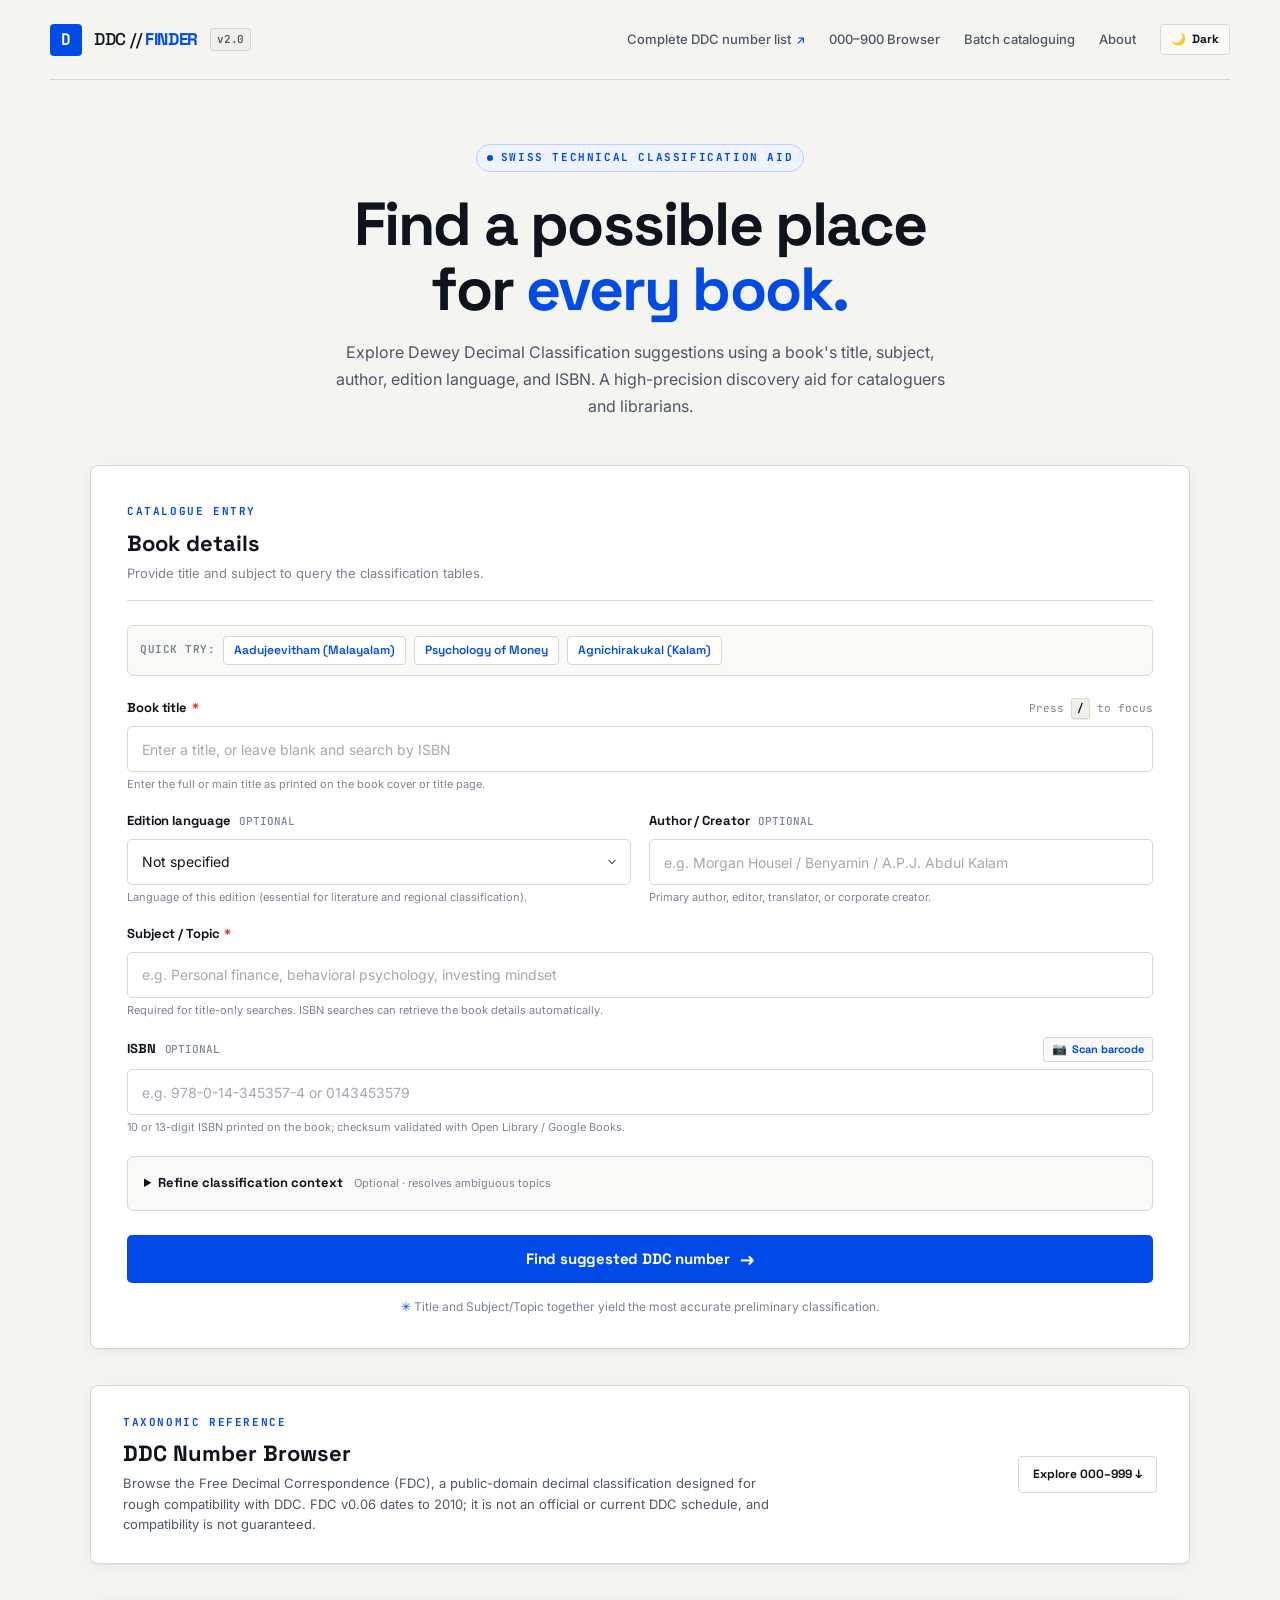
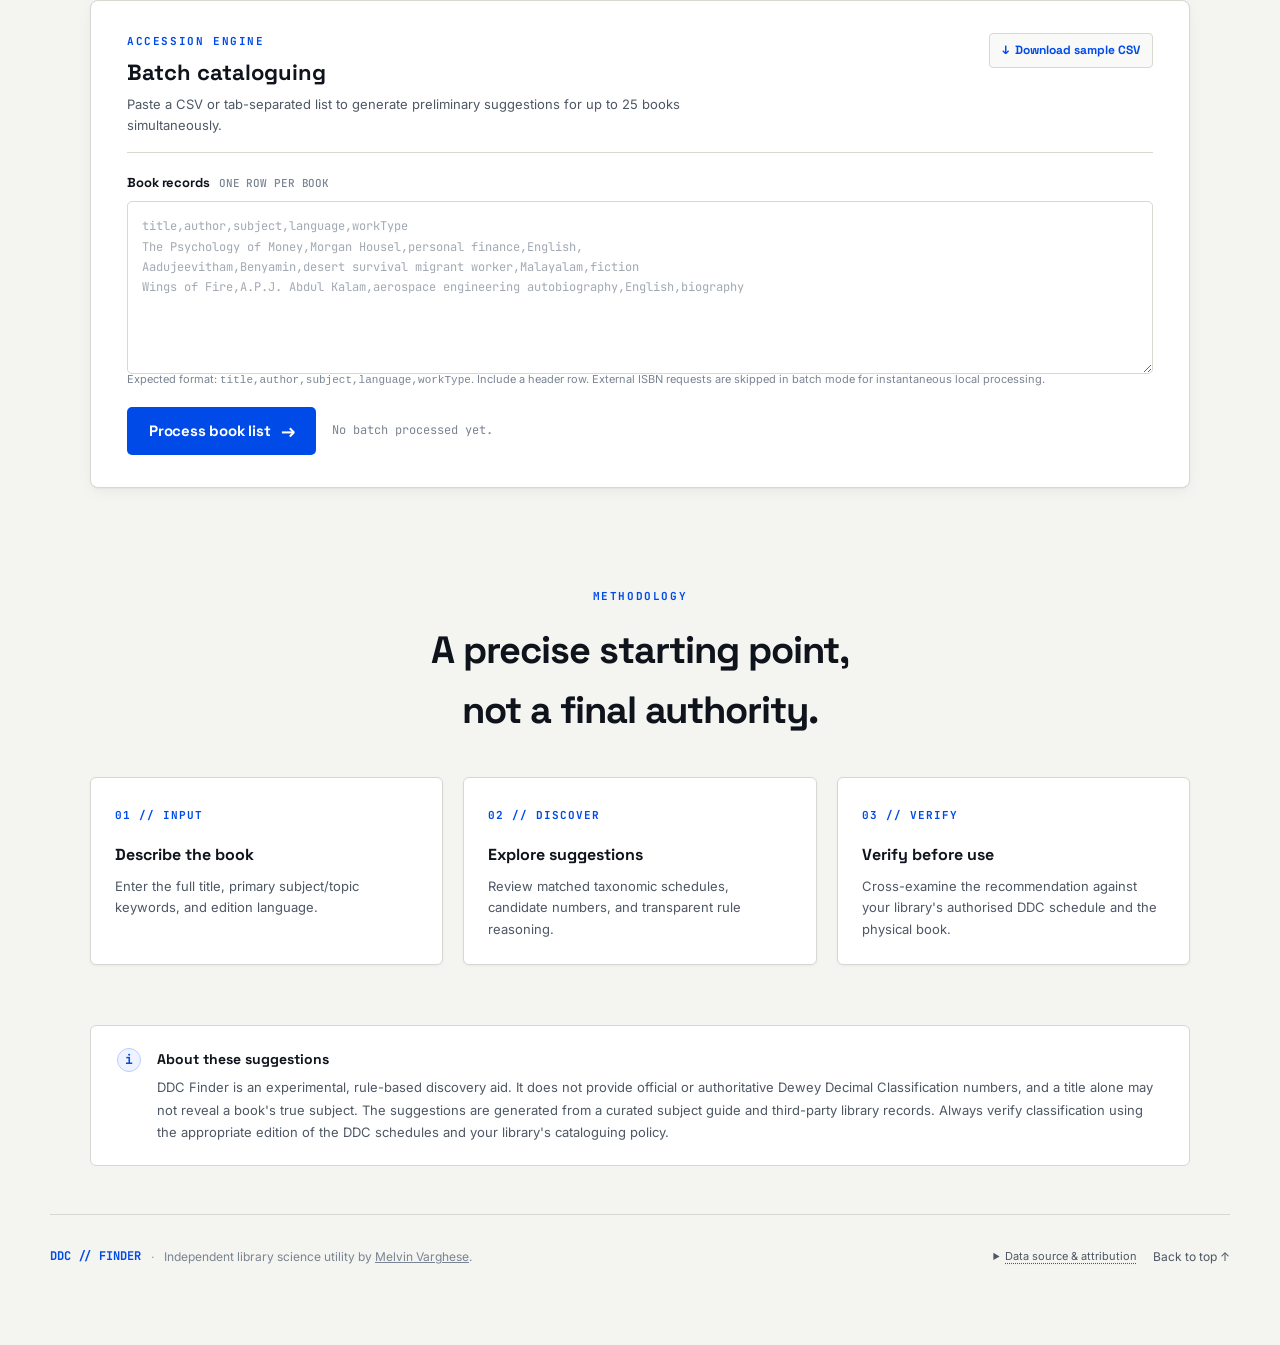
<file: index.html>
<!doctype html>
<html lang="en">
<head>
  <meta charset="utf-8">
  <meta name="viewport" content="width=device-width, initial-scale=1">
  <meta name="theme-color" content="#f4f4f0">
  <meta name="description" content="Find suggested Dewey Decimal Classification (DDC) numbers for books by title, subject, author, or ISBN. Classify multiple books at once with a CSV file.">
  <title>DDC Finder — Dewey Decimal Classification Helper</title>

  <!-- Canonical & PWA Manifest -->
  <link rel="canonical" href="https://melvinvarghese.github.io/ddc-number-checker/">
  <link rel="author" href="https://melvinvarghese.in/">
  <link rel="manifest" href="manifest.json">

  <!-- Favicons -->
  <link rel="icon" type="image/svg+xml" href="./favicon.svg">
  <link rel="icon" type="image/png" sizes="32x32" href="./favicon-32x32.png">
  <link rel="icon" type="image/png" sizes="16x16" href="./favicon-16x16.png">
  <link rel="apple-touch-icon" sizes="180x180" href="./apple-touch-icon.png">
  <link rel="shortcut icon" href="./favicon.ico">

  <!-- Open Graph / Facebook / LinkedIn / WhatsApp -->
  <meta property="og:type" content="website">
  <meta property="og:site_name" content="DDC Finder">
  <meta property="og:title" content="DDC Finder — Dewey Decimal Classification Helper">
  <meta property="og:description" content="Find suggested Dewey Decimal Classification (DDC) numbers for books by title, subject, author, or ISBN. Classify multiple books at once with a CSV file.">
  <meta property="og:url" content="https://melvinvarghese.github.io/ddc-number-checker/">
  <meta property="og:locale" content="en_US">
  <meta property="og:image" content="https://melvinvarghese.github.io/ddc-number-checker/og-image.svg">
  <meta property="og:image:width" content="1200">
  <meta property="og:image:height" content="630">
  <meta property="og:image:alt" content="DDC Finder — Swiss Technical Classification Aid">

  <!-- Twitter / X Cards -->
  <meta name="twitter:card" content="summary_large_image">
  <meta name="twitter:title" content="DDC Finder — Dewey Decimal Classification Helper">
  <meta name="twitter:description" content="Find suggested Dewey Decimal Classification (DDC) numbers for books by title, subject, author, or ISBN. Classify multiple books at once with a CSV file.">
  <meta name="twitter:image" content="https://melvinvarghese.github.io/ddc-number-checker/og-image.svg">

  <!-- Schema.org JSON-LD Structured Data -->
  <script type="application/ld+json">
  {
    "@context": "https://schema.org",
    "@graph": [
      {
        "@type": "WebApplication",
        "@id": "https://melvinvarghese.github.io/ddc-number-checker/#webapp",
        "name": "DDC Finder",
        "url": "https://melvinvarghese.github.io/ddc-number-checker/",
        "description": "Find suggested Dewey Decimal Classification (DDC) numbers for books by title, subject, author, or ISBN. Classify multiple books at once with a CSV file.",
        "applicationCategory": "UtilitiesApplication",
        "operatingSystem": "All",
        "browserRequirements": "Requires JavaScript",
        "offers": {
          "@type": "Offer",
          "price": "0",
          "priceCurrency": "USD"
        },
        "author": {
          "@type": "Person",
          "name": "Melvin Varghese",
          "url": "https://melvinvarghese.in/"
        },
        "keywords": [
          "Dewey Decimal Classification",
          "DDC",
          "DDC number checker",
          "library cataloguing",
          "library classification",
          "Malayalam DDC",
          "Indian literature DDC",
          "batch cataloguing",
          "DDC finder"
        ]
      },
      {
        "@type": "WebSite",
        "@id": "https://melvinvarghese.github.io/ddc-number-checker/#website",
        "url": "https://melvinvarghese.github.io/ddc-number-checker/",
        "name": "DDC Finder",
        "publisher": {
          "@type": "Person",
          "name": "Melvin Varghese",
          "url": "https://melvinvarghese.in/"
        }
      }
    ]
  }
  </script>

  <!-- Typography -->
  <link rel="preconnect" href="https://fonts.googleapis.com">
  <link rel="preconnect" href="https://fonts.gstatic.com" crossorigin>
  <link href="https://fonts.googleapis.com/css2?family=Inter:wght@400;500;600;700&family=JetBrains+Mono:wght@500;600;700&family=Space+Grotesk:wght@500;600;700&display=swap" rel="stylesheet">
  <link rel="stylesheet" href="styles.css">

  <script src="catalogue-config.js" defer></script>
  <script src="ddc-validation.js" defer></script>
  <script src="classification-engine.js" defer></script>
  <script src="app.js" defer></script>
</head>
<body>
  <div class="page-shell">
    <header class="topbar">
      <a class="brand" href="./" aria-label="DDC Finder home">
        <span class="brand-mark" aria-hidden="true">D</span>
        <span class="brand-text">DDC // <strong>FINDER</strong></span>
        <span class="brand-tag">v2.0</span>
      </a>
      <nav class="top-links" aria-label="Helpful links">
        <a class="top-link" href="https://melvinvarghese.in/dewey-decimal-classification-list-ddc-codes/?utm_source=ddc-finder&utm_medium=referral&utm_campaign=complete-ddc-list" target="_blank" rel="noopener noreferrer">Complete DDC number list <span class="arrow-ext" aria-hidden="true">↗</span></a>
        <a class="top-link" href="#class-browser">000–900 Browser</a>
        <a class="top-link" href="#batch-section">Batch cataloguing</a>
        <a class="top-link" href="#about">About</a>
        <button type="button" id="theme-toggle" class="theme-toggle-btn" aria-label="Toggle dark/light theme">
          <span id="theme-icon" aria-hidden="true">🌙</span>
          <span id="theme-text" class="theme-label">Dark</span>
        </button>
      </nav>
    </header>

    <main>
      <section class="hero" aria-labelledby="page-title">
        <div class="eyebrow"><span class="eyebrow-dot"></span> SWISS TECHNICAL CLASSIFICATION AID</div>
        <h1 id="page-title">Find a possible place<br>for <em>every book.</em></h1>
        <p class="hero-copy">Explore Dewey Decimal Classification suggestions using a book's title, subject, author, edition language, and ISBN. A high-precision discovery aid for cataloguers and librarians.</p>
      </section>

      <!-- Workspace container: allows side-by-side view on desktop -->
      <div class="workspace-grid">
        <section class="search-card" aria-label="Book details">
          <div class="card-header">
            <span class="section-kicker">CATALOGUE ENTRY</span>
            <h2>Book details</h2>
            <p class="card-subtitle">Provide title and subject to query the classification tables.</p>
          </div>

          <!-- Quick Try Sample Pills -->
          <div class="sample-pills-bar" aria-label="Sample book queries">
            <span class="sample-pills-label">Quick try:</span>
            <button type="button" class="sample-pill" data-title="Aadujeevitham" data-author="Benyamin" data-language="Malayalam" data-subject="Desert survival of an immigrant worker, Malayalam novel" data-worktype="fiction">Aadujeevitham (Malayalam)</button>
            <button type="button" class="sample-pill" data-title="The Psychology of Money" data-author="Morgan Housel" data-language="English" data-subject="Personal finance, behavioral psychology, investing mindset" data-worktype="practical">Psychology of Money</button>
            <button type="button" class="sample-pill" data-title="Agnichirakukal" data-author="A.P.J. Abdul Kalam" data-language="Malayalam" data-subject="Autobiography of APJ Abdul Kalam, translated edition" data-worktype="biography">Agnichirakukal (Kalam)</button>
          </div>

          <form id="search-form">
            <div class="field">
              <div class="field-label-row">
                <label for="book-title">Book title <span class="required">*</span></label>
                <span class="kbd-hint" aria-hidden="true">Press <kbd>/</kbd> to focus</span>
              </div>
              <input id="book-title" name="title" type="text" placeholder="Enter a title, or leave blank and search by ISBN" autocomplete="off" maxlength="180">
              <span class="field-hint">Enter the full or main title as printed on the book cover or title page.</span>
            </div>

            <div class="field-grid">
              <div class="field">
                <label for="book-language">Edition language <span class="optional">Optional</span></label>
                <select id="book-language" name="language">
                  <option value="">Not specified</option>
                  <option value="Arabic">Arabic</option>
                  <option value="Assamese">Assamese</option>
                  <option value="Bengali">Bengali</option>
                  <option value="Bodo">Bodo</option>
                  <option value="Bulgarian">Bulgarian</option>
                  <option value="Catalan">Catalan</option>
                  <option value="Chinese">Chinese (Mandarin)</option>
                  <option value="Croatian">Croatian</option>
                  <option value="Czech">Czech</option>
                  <option value="Danish">Danish</option>
                  <option value="Dutch">Dutch</option>
                  <option value="English">English</option>
                  <option value="Esperanto">Esperanto</option>
                  <option value="Estonian">Estonian</option>
                  <option value="Finnish">Finnish</option>
                  <option value="French">French</option>
                  <option value="German">German</option>
                  <option value="Greek">Greek</option>
                  <option value="Gujarati">Gujarati</option>
                  <option value="Hebrew">Hebrew</option>
                  <option value="Hindi">Hindi</option>
                  <option value="Hungarian">Hungarian</option>
                  <option value="Indonesian">Indonesian</option>
                  <option value="Italian">Italian</option>
                  <option value="Japanese">Japanese</option>
                  <option value="Kannada">Kannada</option>
                  <option value="Kashmiri">Kashmiri</option>
                  <option value="Konkani">Konkani</option>
                  <option value="Korean">Korean</option>
                  <option value="Latin">Latin</option>
                  <option value="Maithili">Maithili</option>
                  <option value="Malayalam">Malayalam</option>
                  <option value="Manipuri">Manipuri (Meitei)</option>
                  <option value="Marathi">Marathi</option>
                  <option value="Nepali">Nepali</option>
                  <option value="Norwegian">Norwegian</option>
                  <option value="Odia">Odia (Oriya)</option>
                  <option value="Persian">Persian (Farsi)</option>
                  <option value="Polish">Polish</option>
                  <option value="Portuguese">Portuguese</option>
                  <option value="Punjabi">Punjabi</option>
                  <option value="Russian">Russian</option>
                  <option value="Sanskrit">Sanskrit</option>
                  <option value="Santali">Santali</option>
                  <option value="Sindhi">Sindhi</option>
                  <option value="Spanish">Spanish</option>
                  <option value="Swedish">Swedish</option>
                  <option value="Tamil">Tamil</option>
                  <option value="Telugu">Telugu</option>
                  <option value="Urdu">Urdu</option>
                  <option value="Other">Others / Not listed</option>
                </select>
                <span class="field-hint">Language of this edition (essential for literature and regional classification).</span>
              </div>

              <div class="field">
                <label for="book-author">Author / Creator <span class="optional">Optional</span></label>
                <input id="book-author" name="author" type="text" placeholder="e.g. Morgan Housel / Benyamin / A.P.J. Abdul Kalam" maxlength="120">
                <span class="field-hint">Primary author, editor, translator, or corporate creator.</span>
              </div>

              <div class="field field-span-2">
                <label for="book-subject">Subject / Topic <span class="required">*</span></label>
                <input id="book-subject" name="subject" type="text" placeholder="e.g. Personal finance, behavioral psychology, investing mindset" maxlength="300">
                <span class="field-hint">Required for title-only searches. ISBN searches can retrieve the book details automatically.</span>
              </div>

              <div class="field field-span-2">
                <div class="field-label-row">
                  <label for="book-isbn">ISBN <span class="optional">Optional</span></label>
                  <button type="button" id="scan-isbn-btn" class="isbn-scan-btn" aria-label="Scan barcode with camera">
                    <span class="scan-icon" aria-hidden="true">📷</span> <span>Scan barcode</span>
                  </button>
                </div>
                <input id="book-isbn" name="isbn" type="text" inputmode="numeric" autocomplete="off" placeholder="e.g. 978-0-14-345357-4 or 0143453579" maxlength="17" aria-describedby="isbn-help">
                <span class="field-hint" id="isbn-help">10 or 13-digit ISBN printed on the book; checksum validated with Open Library / Google Books.</span>
              </div>
            </div>

            <details class="context-details">
              <summary>
                <span>Refine classification context</span>
                <span class="summary-sub">Optional · resolves ambiguous topics</span>
              </summary>
              <div class="context-grid">
                <div class="field">
                  <label for="work-type">What kind of work is it?</label>
                  <select id="work-type" name="workType">
                    <option value="">Not sure / not specified</option>
                    <option value="fiction">Fiction / novel / short stories</option>
                    <option value="poetry">Poetry</option>
                    <option value="drama">Drama / plays</option>
                    <option value="biography">Biography / autobiography / memoir</option>
                    <option value="translation">Translated work</option>
                    <option value="textbook">Textbook / academic work</option>
                    <option value="reference">Reference work</option>
                    <option value="practical">Practical guide / how-to</option>
                    <option value="essays">Essays</option>
                  </select>
                </div>

                <div class="field">
                  <label for="book-audience">Intended audience</label>
                  <select id="book-audience" name="audience">
                    <option value="">Not specified</option>
                    <option value="general">General readers</option>
                    <option value="children">Children</option>
                    <option value="young-adult">Young adults</option>
                    <option value="academic">Academic / professional</option>
                  </select>
                </div>

                <div class="field context-wide">
                  <label for="book-approach">Main approach or perspective</label>
                  <select id="book-approach" name="approach">
                    <option value="">Not specified</option>
                    <option value="historical">Historical</option>
                    <option value="scientific">Scientific / technical</option>
                    <option value="philosophical">Philosophical / theoretical</option>
                    <option value="religious">Religious / theological</option>
                    <option value="critical">Critical / analytical</option>
                    <option value="practical">Practical / applied</option>
                  </select>
                </div>
              </div>
              <p class="field-hint">These details help frame the suggestion. Audience and approach assist the cataloguer; they do not automatically dictate a DDC number.</p>
            </details>

            <button class="submit-button" type="submit">
              <span>Find suggested DDC number</span>
              <span class="button-arrow" aria-hidden="true">→</span>
            </button>
            <p class="form-note"><span aria-hidden="true">✳</span> Title and Subject/Topic together yield the most accurate preliminary classification.</p>
          </form>
        </section>

        <!-- Live Results Container -->
        <section id="results" class="results-section" aria-live="polite" hidden></section>
      </div>

      <!-- Expandable three-level DDC number browser -->
      <section id="class-browser" class="class-browser-card" aria-labelledby="browser-title">
        <div class="browser-header">
          <div>
            <div class="section-kicker">TAXONOMIC REFERENCE</div>
            <h2 id="browser-title">DDC Number Browser</h2>
            <p>Browse the Free Decimal Correspondence (FDC), a public-domain decimal classification designed for rough compatibility with DDC. FDC v0.06 dates to 2010; it is not an official or current DDC schedule, and compatibility is not guaranteed.</p>
          </div>
          <button type="button" id="toggle-browser-btn" class="copy-button" aria-expanded="false" aria-controls="browser-content">
            <span id="browser-toggle-text">Explore 000–999</span> <span id="browser-toggle-arrow" aria-hidden="true">↓</span>
          </button>
        </div>

        <div id="browser-content" class="browser-content" hidden>
          <div class="browser-legend">
            <span><strong>Level 1</strong> Main classes</span>
            <span><strong>Level 2</strong> Divisions</span>
            <span><strong>Level 3</strong> Sections</span>
          </div>
          <div id="ddc-tree" class="ddc-tree" aria-label="Decimal subject hierarchy"></div>
          <p id="ddc-browser-status" class="ddc-browser-status" role="status" aria-live="polite">Select a number to copy it.</p>
        </div>
      </section>

      <!-- Batch Cataloguing Section -->
      <section id="batch-section" class="batch-card" aria-labelledby="batch-title">
        <div class="batch-intro">
          <div>
            <div class="section-kicker">ACCESSION ENGINE</div>
            <h2 id="batch-title">Batch cataloguing</h2>
            <p>Paste a CSV or tab-separated list to generate preliminary suggestions for up to 25 books simultaneously.</p>
          </div>
          <a class="batch-download-link" href="./sample-batch.csv" download>
            <span class="icon-csv" aria-hidden="true">↓</span> Download sample CSV
          </a>
        </div>

        <label for="batch-input">Book records <span class="optional">One row per book</span></label>
        <textarea id="batch-input" rows="7" spellcheck="false" placeholder="title,author,subject,language,workType&#10;The Psychology of Money,Morgan Housel,personal finance,English,&#10;Aadujeevitham,Benyamin,desert survival migrant worker,Malayalam,fiction&#10;Wings of Fire,A.P.J. Abdul Kalam,aerospace engineering autobiography,English,biography"></textarea>
        <p class="field-hint">Expected format: <code>title,author,subject,language,workType</code>. Include a header row. External ISBN requests are skipped in batch mode for instantaneous local processing.</p>

        <div class="batch-controls">
          <button class="submit-button" type="button" id="run-batch">
            <span>Process book list</span>
            <span class="button-arrow" aria-hidden="true">→</span>
          </button>
          <span id="batch-status" class="batch-status-text" role="status">No batch processed yet.</span>
        </div>
        <div id="batch-results" class="batch-results" hidden aria-live="polite"></div>
      </section>

      <!-- Decision History / Local Work Log -->
      <section id="decision-history" class="decision-history" aria-labelledby="history-title" hidden>
        <div class="history-heading">
          <div>
            <div class="section-kicker">IN-BROWSER WORK LOG</div>
            <h2 id="history-title">Cataloguing decisions</h2>
          </div>
          <div class="history-actions">
            <button class="copy-button" type="button" id="export-decisions">Export CSV</button>
            <button class="copy-button copy-button-secondary" type="button" id="clear-decisions">Clear history</button>
          </div>
        </div>
        <p class="history-note">Decisions are persisted locally in this browser on your device. Zero data is uploaded to a remote server.</p>
        <div id="decision-list" class="decision-list"></div>
      </section>

      <!-- Educational 3-Step Section -->
      <section class="how-section" aria-labelledby="how-title">
        <div class="section-kicker">METHODOLOGY</div>
        <h2 id="how-title">A precise starting point,<br>not a final authority.</h2>
        <div class="steps">
          <article class="step">
            <span class="step-number">01 // INPUT</span>
            <h3>Describe the book</h3>
            <p>Enter the full title, primary subject/topic keywords, and edition language.</p>
          </article>
          <article class="step">
            <span class="step-number">02 // DISCOVER</span>
            <h3>Explore suggestions</h3>
            <p>Review matched taxonomic schedules, candidate numbers, and transparent rule reasoning.</p>
          </article>
          <article class="step">
            <span class="step-number">03 // VERIFY</span>
            <h3>Verify before use</h3>
            <p>Cross-examine the recommendation against your library's authorised DDC schedule and the physical book.</p>
          </article>
        </div>
      </section>

      <!-- Notice / Disclaimer -->
      <section id="about" class="notice">
        <div class="notice-icon" aria-hidden="true">i</div>
        <div>
          <h2>About these suggestions</h2>
          <p>DDC Finder is an experimental, rule-based discovery aid. It does not provide official or authoritative Dewey Decimal Classification numbers, and a title alone may not reveal a book's true subject. The suggestions are generated from a curated subject guide and third-party library records. Always verify classification using the appropriate edition of the DDC schedules and your library's cataloguing policy.</p>
        </div>
      </section>
    </main>

    <!-- Barcode Scanner Modal -->
    <div id="scanner-modal" class="scanner-modal" hidden style="display: none;" role="dialog" aria-modal="true" aria-labelledby="scanner-modal-title">
      <div class="scanner-card">
        <div class="scanner-header">
          <h3 id="scanner-modal-title">Scan ISBN Barcode</h3>
          <button type="button" id="close-scanner-btn" class="scanner-close-btn" aria-label="Close scanner">✕</button>
        </div>
        <div class="scanner-viewport">
          <video id="scanner-video" playsinline autoplay muted></video>
          <div class="scanner-reticle" aria-hidden="true"></div>
          <div class="scanner-laser" aria-hidden="true"></div>
        </div>
        <p class="scanner-hint">Point your camera at the ISBN barcode on the book cover.</p>
        <p id="scanner-status" class="scanner-status" role="status">Initialising camera…</p>
      </div>
    </div>

    <footer class="footer">
      <div class="footer-left">
        <a class="footer-brand" href="./">DDC // FINDER</a>
        <span class="footer-sep">·</span>
       <span>Independent library science utility by 
<a href="https://melvinvarghese.in/?utm_source=ddc-checker-github&utm_medium=referral&utm_campaign=ddc-checker" target="_blank" rel="noopener noreferrer">Melvin Varghese</a>.
</span>
      </div>
      <details class="footer-attribution">
        <summary>Data source &amp; attribution</summary>
        <div class="footer-attribution-content">
          <p>Dewey Decimal Classification (DDC) is a classification system maintained by <a href="https://www.oclc.org/en/dewey.html" target="_blank" rel="noopener noreferrer">OCLC</a>. DDC Finder is an independent reference tool and is not affiliated with or endorsed by OCLC.</p>
          <p>This browser presents number ranges for navigation only. It does not reproduce the full DDC schedules or detailed section captions. For authoritative captions and classification decisions, consult an authorised edition of the DDC schedules.</p>
        </div>
      </details>
      <a class="back-to-top" href="#page-title">Back to top ↑</a>
    </footer>
  </div>
</body>
</html>
</file>
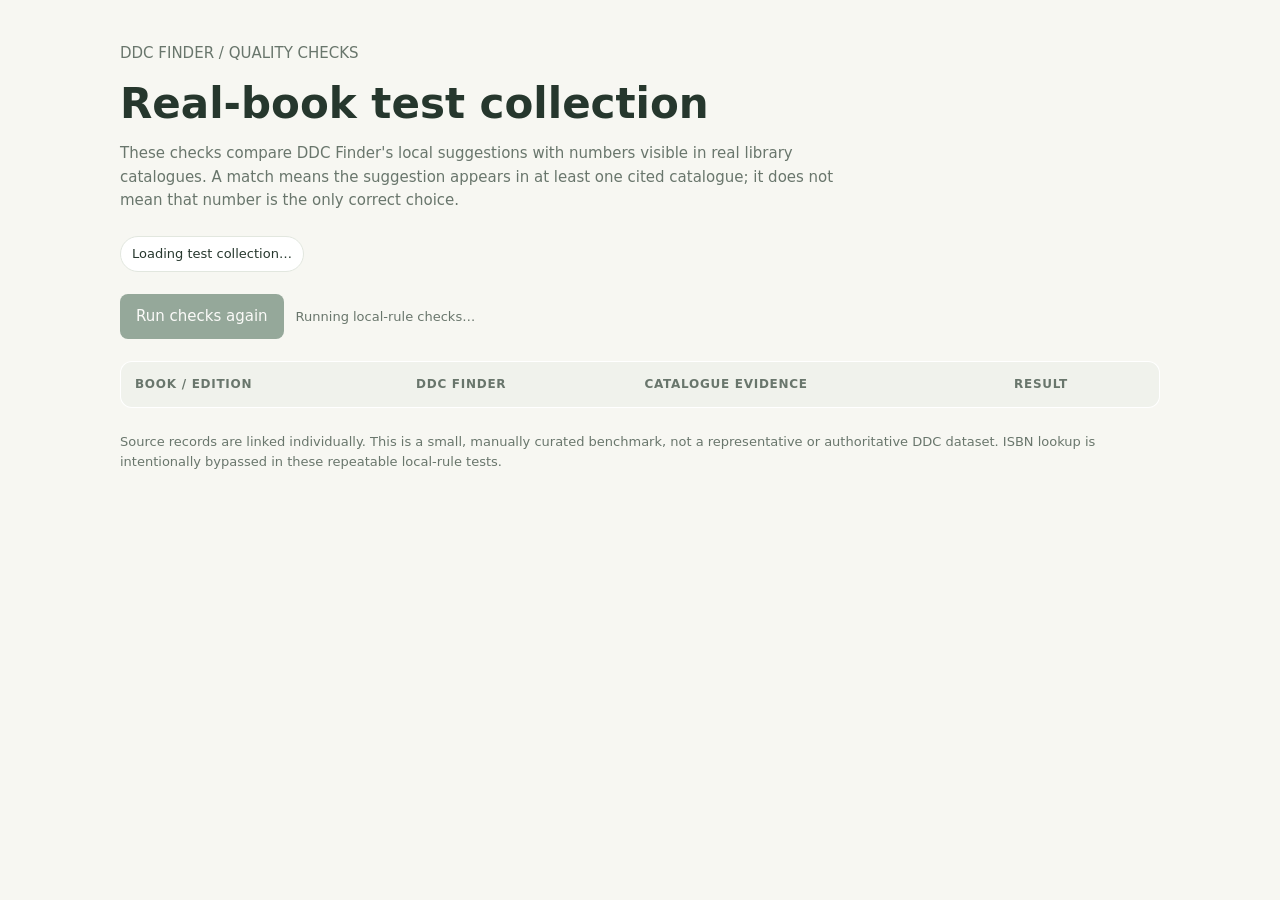
<file: tests/index.html>
<!doctype html>
<html lang="en">
<head>
<meta charset="utf-8">
<meta name="viewport" content="width=device-width, initial-scale=1">
<title>DDC Finder — Real-book regression checks</title>
<style>
:root{color-scheme:light;--ink:#26372d;--muted:#69766c;--line:#e2e7df;--paper:#f7f7f2;--green:#365b45}
*{box-sizing:border-box}body{margin:0;background:var(--paper);color:var(--ink);font:15px/1.55 system-ui,sans-serif}
main{width:min(100% - 32px,1040px);margin:42px auto 70px}h1{font-size:clamp(28px,5vw,42px);line-height:1.12;margin:0 0 12px}p{color:var(--muted)}
.intro{max-width:760px;margin-bottom:24px}.summary{display:flex;gap:10px;flex-wrap:wrap;margin:20px 0}.pill{padding:7px 11px;border:1px solid var(--line);border-radius:999px;background:white;font-size:13px}
table{width:100%;border-collapse:collapse;background:white;border:1px solid var(--line);border-radius:12px;overflow:hidden}th,td{text-align:left;padding:13px 14px;border-bottom:1px solid var(--line);vertical-align:top}th{font-size:12px;text-transform:uppercase;letter-spacing:.06em;color:var(--muted);background:#f0f2ec}td strong{font-variant-numeric:tabular-nums}a{color:var(--green)}.status{font-weight:700;font-size:12px;white-space:nowrap}.match{color:#236b45}.mismatch{color:#9b5520}.none{color:#9b5520}.details{font-size:13px;color:var(--muted);margin-top:5px}.note{font-size:13px;color:var(--muted);max-width:500px}.toolbar{display:flex;gap:12px;align-items:center;margin:22px 0}.button{border:0;background:var(--green);color:white;padding:11px 16px;border-radius:8px;font:inherit;cursor:pointer}.button:disabled{opacity:.5;cursor:wait}#run-status{font-size:13px;color:var(--muted)}footer{margin-top:24px;font-size:13px;color:var(--muted)}iframe{position:absolute;width:1px;height:1px;left:-10000px;border:0}
@media(max-width:680px){main{margin-top:25px}table,tbody,tr,td{display:block;width:100%}thead{display:none}tr{padding:12px;border-bottom:1px solid var(--line)}td{padding:5px 2px;border:0}td:first-child{font-weight:700;font-size:16px}.note{max-width:none}}
</style>
</head>
<body>
<main>
  <div class="intro">
    <p>DDC FINDER / QUALITY CHECKS</p>
    <h1>Real-book test collection</h1>
    <p>These checks compare DDC Finder's local suggestions with numbers visible in real library catalogues. A match means the suggestion appears in at least one cited catalogue; it does not mean that number is the only correct choice.</p>
  </div>
  <div class="summary" id="summary"><span class="pill">Loading test collection…</span></div>
  <div class="toolbar"><button class="button" id="run-tests" type="button">Run checks again</button><span id="run-status" role="status">Preparing tests…</span></div>
  <table>
    <thead><tr><th>Book / edition</th><th>DDC Finder</th><th>Catalogue evidence</th><th>Result</th></tr></thead>
    <tbody id="test-results"><tr><td colspan="4">Loading…</td></tr></tbody>
  </table>
  <footer>Source records are linked individually. This is a small, manually curated benchmark, not a representative or authoritative DDC dataset. ISBN lookup is intentionally bypassed in these repeatable local-rule tests.</footer>
</main>
<iframe id="app-frame" title="DDC Finder test instance" src="../index.html"></iframe>
<script src="runner.js" defer></script>
</body></html>
</file>
<file: styles.css>
/* ==========================================================================
   DDC Finder — Swiss Technical Precision Design System
   UI/UX Pro Max Architecture for Library Science Tools
   ========================================================================== */

:root {
  color-scheme: light;

  /* Swiss Technical Color Tokens */
  --bg-canvas: #f4f4f0;
  --surface: #ffffff;
  --surface-subtle: #f9f9f7;
  --surface-muted: #f0f0eb;
  
  --ink: #0f141c;
  --ink-muted: #4e5764;
  --ink-faint: #7a8492;

  --line: #d6d9d0;
  --line-strong: #9ca396;
  --line-hairline: 1.5px;

  --cobalt: #004be8;
  --cobalt-dark: #0036a8;
  --cobalt-soft: #eef3ff;
  --cobalt-border: #b8cffc;

  --emerald: #028050;
  --emerald-dark: #015c3a;
  --emerald-soft: #eaf6ef;
  --emerald-border: #a3d9bc;

  --amber: #b45309;
  --amber-soft: #fffbeb;
  --amber-border: #fde68a;

  --rose: #d92d20;

  /* Typography */
  --font-display: "Space Grotesk", -apple-system, BlinkMacSystemFont, "Segoe UI", Roboto, sans-serif;
  --font-body: "Inter", -apple-system, BlinkMacSystemFont, "Segoe UI", Roboto, sans-serif;
  --font-mono: "JetBrains Mono", ui-monospace, SFMono-Regular, Menlo, monospace;

  /* Shadows */
  --shadow-sm: 0 1px 3px rgba(15, 20, 28, 0.05);
  --shadow-card: 0 4px 16px -2px rgba(15, 20, 28, 0.06), 0 1px 2px rgba(15, 20, 28, 0.04);
}

[data-theme="dark"] {
  color-scheme: dark;
  --bg-canvas: #090d16;
  --surface: #101623;
  --surface-subtle: #161e30;
  --surface-muted: #1e283d;
  
  --ink: #f0f4fc;
  --ink-muted: #9aa8be;
  --ink-faint: #677790;

  --line: #222d42;
  --line-strong: #374869;

  --cobalt: #3b82f6;
  --cobalt-dark: #2563eb;
  --cobalt-soft: rgba(59, 130, 246, 0.15);
  --cobalt-border: rgba(59, 130, 246, 0.35);

  --emerald: #10b981;
  --emerald-dark: #059669;
  --emerald-soft: rgba(16, 185, 129, 0.15);
  --emerald-border: rgba(16, 185, 129, 0.35);

  --amber: #f59e0b;
  --amber-soft: rgba(245, 158, 11, 0.15);
  --amber-border: rgba(245, 158, 11, 0.35);

  --shadow-sm: 0 1px 3px rgba(0, 0, 0, 0.3);
  --shadow-card: 0 8px 24px -4px rgba(0, 0, 0, 0.4), 0 2px 6px rgba(0, 0, 0, 0.3);
}

*, *::before, *::after {
  box-sizing: border-box;
}

html {
  scroll-behavior: smooth;
  font-size: 16px;
}

body {
  margin: 0;
  background-color: var(--bg-canvas);
  color: var(--ink);
  font-family: var(--font-body);
  font-size: 0.9375rem;
  line-height: 1.6;
  -webkit-font-smoothing: antialiased;
  -moz-osx-font-smoothing: grayscale;
}

button, input, select, textarea {
  font: inherit;
}

a {
  color: inherit;
}

h1, h2, h3, h4, p {
  margin-top: 0;
}

/* --------------------------------------------------------------------------
   Layout Shell
   -------------------------------------------------------------------------- */
.page-shell {
  width: min(100% - 40px, 1180px);
  margin: 0 auto;
  padding-bottom: 60px;
}

/* --------------------------------------------------------------------------
   Header / Top Navigation
   -------------------------------------------------------------------------- */
.topbar {
  height: 80px;
  display: flex;
  align-items: center;
  justify-content: space-between;
  border-bottom: var(--line-hairline) solid var(--line);
  background-color: transparent;
}

.brand {
  display: inline-flex;
  gap: 12px;
  align-items: center;
  text-decoration: none;
  font-family: var(--font-display);
  font-size: 1.0625rem;
  letter-spacing: -0.3px;
}

.brand-mark {
  width: 32px;
  height: 32px;
  display: grid;
  place-items: center;
  border-radius: 4px;
  color: #ffffff;
  background: var(--cobalt);
  font-family: var(--font-mono);
  font-weight: 700;
  font-size: 1rem;
}

.brand-text {
  font-weight: 500;
  color: var(--ink);
}

.brand-text strong {
  font-weight: 700;
  color: var(--cobalt);
}

.brand-tag {
  font-family: var(--font-mono);
  font-size: 0.6875rem;
  font-weight: 600;
  padding: 2px 6px;
  border-radius: 3px;
  background: var(--surface-muted);
  border: 1px solid var(--line);
  color: var(--ink-muted);
}

.top-links {
  display: flex;
  align-items: center;
  gap: 24px;
}

.top-link {
  color: var(--ink-muted);
  font-size: 0.8125rem;
  font-weight: 500;
  text-decoration: none;
  white-space: nowrap;
  transition: color 0.15s ease;
}

.top-link:hover {
  color: var(--cobalt);
}

.arrow-ext {
  font-size: 0.75rem;
  margin-left: 2px;
  display: inline-block;
  color: var(--cobalt);
}

/* --------------------------------------------------------------------------
   Hero Section
   -------------------------------------------------------------------------- */
.hero {
  max-width: 760px;
  margin: 64px auto 44px;
  text-align: center;
}

.eyebrow, .section-kicker {
  font-family: var(--font-mono);
  color: var(--cobalt);
  font-size: 0.6875rem;
  font-weight: 700;
  letter-spacing: 1.6px;
  text-transform: uppercase;
}

.eyebrow {
  display: inline-flex;
  align-items: center;
  gap: 8px;
  padding: 4px 10px;
  border-radius: 99px;
  background-color: var(--cobalt-soft);
  border: 1px solid var(--cobalt-border);
}

.eyebrow-dot {
  width: 6px;
  height: 6px;
  background: var(--cobalt);
  border-radius: 50%;
}

h1 {
  margin: 20px 0 16px;
  font-family: var(--font-display);
  font-weight: 700;
  font-size: clamp(2.3rem, 5.5vw, 3.8rem);
  line-height: 1.08;
  letter-spacing: -1.8px;
  color: var(--ink);
}

h1 em {
  color: var(--cobalt);
  font-style: normal;
}

.hero-copy {
  max-width: 620px;
  margin: 0 auto;
  color: var(--ink-muted);
  font-size: 1rem;
  line-height: 1.7;
}

/* --------------------------------------------------------------------------
   Swiss Workspace Grid (Dual Column on Desktop)
   -------------------------------------------------------------------------- */
.workspace-grid {
  display: grid;
  grid-template-columns: 1fr;
  gap: 28px;
  max-width: 1100px;
  margin: 0 auto;
}

/* When results are visible on large screens, automatically arrange side-by-side */
@media (min-width: 960px) {
  .workspace-grid:has(.results-section:not([hidden])) {
    grid-template-columns: minmax(460px, 1fr) minmax(460px, 1.05fr);
    align-items: start;
  }
}

/* --------------------------------------------------------------------------
   Search / Form Card
   -------------------------------------------------------------------------- */
.search-card {
  background: var(--surface);
  border: var(--line-hairline) solid var(--line);
  border-radius: 8px;
  padding: 32px 36px;
  box-shadow: var(--shadow-card);
}

.card-header {
  margin-bottom: 24px;
  border-bottom: 1px solid var(--line);
  padding-bottom: 16px;
}

.card-header h2 {
  font-family: var(--font-display);
  font-size: 1.375rem;
  font-weight: 700;
  margin: 4px 0 2px;
  color: var(--ink);
}

.card-subtitle {
  color: var(--ink-faint);
  font-size: 0.8125rem;
  margin: 0;
}

/* Sample Quick-Try Pills */
.sample-pills-bar {
  display: flex;
  align-items: center;
  flex-wrap: wrap;
  gap: 8px;
  margin-bottom: 22px;
  padding: 10px 12px;
  background: var(--surface-subtle);
  border: 1px solid var(--line);
  border-radius: 6px;
}

.sample-pills-label {
  font-family: var(--font-mono);
  font-size: 0.6875rem;
  font-weight: 700;
  color: var(--ink-faint);
  text-transform: uppercase;
  letter-spacing: 0.5px;
}

.sample-pill {
  padding: 4px 10px;
  border: 1px solid var(--line);
  border-radius: 4px;
  background: #ffffff;
  color: var(--cobalt);
  font-family: var(--font-display);
  font-size: 0.75rem;
  font-weight: 600;
  cursor: pointer;
  transition: all 0.15s ease;
}

.sample-pill:hover {
  background: var(--cobalt-soft);
  border-color: var(--cobalt-border);
  transform: translateY(-1px);
}

.sample-pill:active {
  transform: translateY(0);
}

.field-label-row {
  display: flex;
  justify-content: space-between;
  align-items: center;
}

.kbd-hint {
  font-family: var(--font-mono);
  font-size: 0.6875rem;
  color: var(--ink-faint);
}

kbd {
  display: inline-block;
  padding: 1px 5px;
  font-family: var(--font-mono);
  font-size: 0.6875rem;
  font-weight: 600;
  color: var(--ink);
  background-color: var(--surface-muted);
  border: 1px solid var(--line);
  border-radius: 3px;
  box-shadow: 0 1px 1px rgba(0,0,0,0.08);
}

.field {
  display: flex;
  flex-direction: column;
  gap: 7px;
  min-width: 0;
}

.field-grid {
  display: grid;
  grid-template-columns: 1fr 1fr;
  gap: 18px;
  margin-top: 18px;
}

.field-span-2 {
  grid-column: 1 / -1;
}

label {
  font-family: var(--font-display);
  font-size: 0.8125rem;
  font-weight: 700;
  color: var(--ink);
  letter-spacing: -0.1px;
}

.required {
  color: var(--rose);
  font-weight: 700;
  margin-left: 2px;
}

.optional, .recommended {
  margin-left: 6px;
  color: var(--ink-faint);
  font-size: 0.6875rem;
  font-family: var(--font-mono);
  font-weight: 500;
  text-transform: uppercase;
}

.recommended {
  color: var(--cobalt);
}

.field-hint {
  color: var(--ink-faint);
  font-size: 0.6875rem;
  line-height: 1.45;
  margin-top: -2px;
}

/* Inputs & Selects with High Contrast & Clear Placeholders */
input, select, textarea {
  width: 100%;
  border: 1.5px solid var(--line);
  border-radius: 5px;
  background-color: var(--surface);
  color: var(--ink);
  outline: none;
  font-size: 0.875rem;
  transition: border-color 0.15s ease, box-shadow 0.15s ease;
}

input, select {
  height: 46px;
  padding: 0 14px;
}

select {
  cursor: pointer;
  background-image: url("data:image/svg+xml,%3Csvg xmlns='http://www.w3.org/2000/svg' fill='none' viewBox='0 0 20 20'%3E%3Cpath stroke='%234e5764' stroke-linecap='round' stroke-linejoin='round' stroke-width='1.5' d='M6 8l4 4 4-4'/%3E%3C/svg%3E");
  background-position: right 10px center;
  background-repeat: no-repeat;
  background-size: 16px 16px;
  padding-right: 36px;
  appearance: none;
  -webkit-appearance: none;
}

/* Transparent Example Placeholder Text */
input::placeholder, textarea::placeholder {
  color: #929ba6;
  opacity: 0.85;
  font-style: normal;
}

input:focus, select:focus, textarea:focus {
  border-color: var(--cobalt);
  box-shadow: 0 0 0 3px rgba(0, 75, 232, 0.12);
}

input:invalid:not(:placeholder-shown), select:invalid:not(:placeholder-shown) {
  border-color: var(--rose);
}

/* Primary Submit Button */
.submit-button {
  width: 100%;
  min-height: 48px;
  margin-top: 24px;
  padding: 0 20px;
  border: 0;
  border-radius: 5px;
  display: flex;
  justify-content: center;
  align-items: center;
  gap: 10px;
  color: #ffffff;
  background: var(--cobalt);
  font-family: var(--font-display);
  font-weight: 700;
  font-size: 0.9375rem;
  letter-spacing: -0.2px;
  cursor: pointer;
  transition: background-color 0.15s ease, transform 0.1s ease;
}

.submit-button:hover {
  background: var(--cobalt-dark);
}

.submit-button:active {
  transform: translateY(1px);
}

.submit-button:disabled {
  opacity: 0.7;
  cursor: not-allowed;
}

.button-arrow {
  font-size: 1.125rem;
  line-height: 1;
}

.form-note {
  margin: 14px 0 0;
  color: var(--ink-faint);
  text-align: center;
  font-size: 0.75rem;
}

.form-note span {
  color: var(--cobalt);
}

/* --------------------------------------------------------------------------
   Classification Context (Collapsible Drawer)
   -------------------------------------------------------------------------- */
.context-details {
  margin: 20px 0 10px;
  padding: 16px;
  border: var(--line-hairline) solid var(--line);
  border-radius: 6px;
  background: var(--surface-subtle);
}

.context-details summary {
  cursor: pointer;
  color: var(--ink);
  font-family: var(--font-display);
  font-size: 0.8125rem;
  font-weight: 700;
  user-select: none;
}

.context-details summary:hover {
  color: var(--cobalt);
}

.context-details summary .summary-sub {
  margin-left: 8px;
  color: var(--ink-faint);
  font-size: 0.6875rem;
  font-weight: 400;
  font-family: var(--font-body);
}

.context-grid {
  display: grid;
  grid-template-columns: repeat(2, minmax(0, 1fr));
  gap: 14px;
  margin-top: 14px;
}

.context-wide {
  grid-column: 1 / -1;
}

.context-details > .field-hint {
  display: block;
  margin-top: 12px;
}

/* --------------------------------------------------------------------------
   Results Section (Swiss Technical Result Card)
   -------------------------------------------------------------------------- */
.results-section {
  width: 100%;
}

.result-card {
  padding: 32px;
  border: var(--line-hairline) solid var(--line);
  border-radius: 8px;
  background: var(--surface);
  box-shadow: var(--shadow-card);
}

.result-top {
  display: flex;
  justify-content: space-between;
  gap: 12px;
  align-items: center;
  margin-bottom: 20px;
  padding-bottom: 12px;
  border-bottom: 1px solid var(--line);
}

.result-label {
  font-family: var(--font-mono);
  color: var(--cobalt);
  font-size: 0.6875rem;
  font-weight: 700;
  letter-spacing: 1.2px;
  text-transform: uppercase;
}

.confidence {
  padding: 4px 8px;
  border-radius: 3px;
  background: var(--emerald-soft);
  border: 1px solid var(--emerald-border);
  color: var(--emerald-dark);
  font-family: var(--font-mono);
  font-size: 0.6875rem;
  font-weight: 700;
}

/* Big Monospaced DDC Number Callout */
.ddc-number {
  margin: 0;
  color: var(--cobalt);
  font-family: var(--font-mono);
  font-weight: 700;
  font-size: clamp(2.5rem, 6vw, 3.8rem);
  line-height: 1;
  letter-spacing: -1.5px;
}

.ddc-heading {
  margin: 10px 0 0;
  font-family: var(--font-display);
  font-size: 1.25rem;
  font-weight: 700;
  color: var(--ink);
}

.result-description {
  margin: 12px 0 0;
  color: var(--ink-muted);
  font-size: 0.875rem;
  line-height: 1.65;
}

.result-meta {
  display: flex;
  flex-wrap: wrap;
  gap: 6px;
  margin-top: 18px;
}

.meta-chip {
  padding: 4px 8px;
  border: 1px solid var(--line);
  border-radius: 4px;
  background: var(--surface-subtle);
  color: var(--ink-muted);
  font-family: var(--font-mono);
  font-size: 0.6875rem;
  font-weight: 500;
}

.result-divider {
  height: 1px;
  margin: 24px 0;
  background: var(--line);
}

.result-subtitle {
  margin: 0 0 10px;
  font-family: var(--font-display);
  font-size: 0.875rem;
  font-weight: 700;
  color: var(--ink);
  letter-spacing: -0.1px;
}

.result-reason {
  color: var(--ink-muted);
  font-size: 0.8125rem;
  line-height: 1.65;
}

.result-reason strong {
  color: var(--ink);
}

/* Alternatives List */
.alternatives {
  display: grid;
  gap: 8px;
  margin: 0;
  padding: 0;
  list-style: none;
}

.alternatives li {
  display: flex;
  justify-content: space-between;
  gap: 12px;
  padding: 10px 12px;
  border: 1px solid var(--line);
  border-radius: 4px;
  background: var(--surface-subtle);
  font-size: 0.8125rem;
}

.alternatives strong {
  font-family: var(--font-mono);
  color: var(--cobalt);
  white-space: nowrap;
}

/* Action Buttons */
.result-actions {
  display: flex;
  flex-wrap: wrap;
  gap: 8px;
  margin-top: 24px;
}

.copy-button {
  padding: 8px 14px;
  border: 1.5px solid var(--line);
  border-radius: 4px;
  background: var(--surface);
  color: var(--ink);
  font-family: var(--font-display);
  font-size: 0.75rem;
  font-weight: 700;
  cursor: pointer;
  transition: all 0.15s ease;
}

.copy-button:hover {
  background: var(--cobalt-soft);
  border-color: var(--cobalt-border);
  color: var(--cobalt);
}

.copy-button-secondary {
  color: var(--ink-muted);
}

.copy-button-secondary:hover {
  background: var(--surface-muted);
  color: var(--rose);
  border-color: var(--line);
}

.result-caveat {
  margin: 20px 0 0;
  padding: 12px 14px;
  border-radius: 4px;
  background: var(--amber-soft);
  border: 1px solid var(--amber-border);
  color: #78350f;
  font-size: 0.75rem;
  line-height: 1.6;
}

.empty-state {
  padding: 36px;
  border: 1.5px dashed var(--line-strong);
  border-radius: 8px;
  background: var(--surface);
  text-align: center;
}

.empty-state h2 {
  font-family: var(--font-display);
  font-size: 1.125rem;
  font-weight: 700;
  color: var(--ink);
  margin-bottom: 8px;
}

.empty-state p {
  color: var(--ink-muted);
  font-size: 0.875rem;
  margin: 0;
}

/* --------------------------------------------------------------------------
   Decision Box (In-Card Decision Logger)
   -------------------------------------------------------------------------- */
.decision-box {
  margin-top: 24px;
  padding: 18px;
  border: 1.5px solid var(--line);
  border-radius: 6px;
  background: var(--surface-subtle);
}

.decision-label {
  display: block;
  margin: 12px 0 6px;
  color: var(--ink);
  font-family: var(--font-display);
  font-size: 0.75rem;
  font-weight: 700;
}

.decision-label span {
  color: var(--ink-faint);
  font-weight: 400;
}

.decision-box select, .decision-box textarea {
  width: 100%;
  padding: 9px 12px;
  border: 1px solid var(--line);
  border-radius: 4px;
  background: #ffffff;
  color: var(--ink);
  font-size: 0.8125rem;
}

.decision-box textarea {
  resize: vertical;
  line-height: 1.5;
}

.decision-save {
  margin-top: 14px;
  width: 100%;
  background: var(--surface);
  border: 1.5px solid var(--emerald);
  color: var(--emerald-dark);
}

.decision-save:hover {
  background: var(--emerald-soft);
  color: var(--emerald-dark);
  border-color: var(--emerald);
}

/* --------------------------------------------------------------------------
   Local Work Log / Decision History Section
   -------------------------------------------------------------------------- */
.decision-history {
  margin: 36px auto 20px;
  max-width: 1100px;
  padding: 28px 32px;
  border: var(--line-hairline) solid var(--line);
  border-radius: 8px;
  background: var(--surface);
  box-shadow: var(--shadow-card);
}

.history-heading {
  display: flex;
  justify-content: space-between;
  align-items: center;
  gap: 16px;
  border-bottom: 1px solid var(--line);
  padding-bottom: 14px;
}

.history-heading h2 {
  font-family: var(--font-display);
  font-size: 1.375rem;
  font-weight: 700;
  margin: 4px 0 0;
  color: var(--ink);
}

.history-actions {
  display: flex;
  gap: 8px;
  flex-wrap: wrap;
}

.history-note {
  color: var(--ink-faint);
  font-size: 0.75rem;
  margin: 12px 0 16px;
}

.decision-list {
  display: grid;
  gap: 10px;
}

.decision-entry {
  display: grid;
  grid-template-columns: minmax(0, 1fr) minmax(160px, 0.4fr);
  gap: 12px 18px;
  padding: 14px 16px;
  border: 1px solid var(--line);
  border-radius: 5px;
  background: var(--surface-subtle);
}

.decision-entry > div:first-child strong {
  font-family: var(--font-display);
  font-size: 0.875rem;
  color: var(--ink);
}

.decision-entry > div:first-child span, .decision-number span {
  display: block;
  margin-top: 3px;
  color: var(--ink-faint);
  font-size: 0.6875rem;
}

.decision-number strong {
  font-family: var(--font-mono);
  color: var(--cobalt);
  font-size: 1rem;
}

.decision-entry p {
  grid-column: 1 / -1;
  margin: 6px 0 0;
  color: var(--ink-muted);
  font-size: 0.75rem;
  font-style: italic;
}

/* --------------------------------------------------------------------------
   Batch Cataloguing Section
   -------------------------------------------------------------------------- */
.batch-card {
  margin: 36px auto 20px;
  max-width: 1100px;
  padding: 32px 36px;
  border: var(--line-hairline) solid var(--line);
  border-radius: 8px;
  background: var(--surface);
  box-shadow: var(--shadow-card);
}

.batch-intro {
  display: flex;
  justify-content: space-between;
  align-items: flex-start;
  gap: 20px;
  margin-bottom: 20px;
  border-bottom: 1px solid var(--line);
  padding-bottom: 16px;
}

.batch-intro h2 {
  font-family: var(--font-display);
  font-size: 1.375rem;
  font-weight: 700;
  margin: 4px 0 4px;
  color: var(--ink);
}

.batch-intro p {
  max-width: 600px;
  margin: 0;
  color: var(--ink-muted);
  font-size: 0.8125rem;
}

.batch-download-link {
  display: inline-flex;
  align-items: center;
  gap: 6px;
  padding: 7px 12px;
  border: 1px solid var(--line);
  border-radius: 4px;
  background: var(--surface-subtle);
  color: var(--cobalt);
  font-family: var(--font-display);
  font-size: 0.75rem;
  font-weight: 700;
  text-decoration: none;
  white-space: nowrap;
  transition: all 0.15s ease;
}

.batch-download-link:hover {
  background: var(--cobalt-soft);
  border-color: var(--cobalt-border);
}

.batch-card > label {
  display: block;
  margin-bottom: 8px;
  color: var(--ink);
  font-family: var(--font-display);
  font-size: 0.8125rem;
  font-weight: 700;
}

.batch-card textarea {
  display: block;
  width: 100%;
  padding: 14px;
  border: 1.5px solid var(--line);
  border-radius: 5px;
  background: #ffffff;
  color: var(--ink);
  font-family: var(--font-mono);
  font-size: 0.75rem;
  line-height: 1.7;
  resize: vertical;
}

.batch-controls {
  display: flex;
  align-items: center;
  gap: 16px;
  margin-top: 18px;
  flex-wrap: wrap;
}

.batch-controls .submit-button {
  width: auto;
  margin: 0;
  padding: 0 22px;
}

.batch-status-text {
  color: var(--ink-faint);
  font-family: var(--font-mono);
  font-size: 0.75rem;
}

/* Batch Results Table */
.batch-results {
  margin-top: 24px;
}

.batch-table-wrap {
  overflow-x: auto;
  border: 1.5px solid var(--line);
  border-radius: 6px;
  background: #ffffff;
}

.batch-table {
  width: 100%;
  border-collapse: collapse;
  text-align: left;
  font-size: 0.75rem;
}

.batch-table th, .batch-table td {
  padding: 11px 14px;
  border-bottom: 1px solid var(--line);
  vertical-align: top;
}

.batch-table th {
  background: var(--surface-muted);
  color: var(--ink);
  font-family: var(--font-mono);
  font-size: 0.6875rem;
  font-weight: 700;
  letter-spacing: 0.05em;
  text-transform: uppercase;
  white-space: nowrap;
}

.batch-table td strong {
  font-family: var(--font-display);
  color: var(--ink);
}

.batch-table td span {
  display: block;
  margin-top: 3px;
  color: var(--ink-faint);
  font-size: 0.6875rem;
}

.batch-table td .batch-final-number {
  font-family: var(--font-mono);
  color: var(--cobalt);
  font-weight: 600;
}

.batch-table tbody tr:last-child td {
  border-bottom: 0;
}

.batch-table tbody tr:hover td {
  background-color: var(--surface-subtle);
}

/* --------------------------------------------------------------------------
   Catalogue Evidence & Kerala-first Discovery
   -------------------------------------------------------------------------- */
.catalogue-evidence, .catalogue-discovery {
  margin-top: 20px;
  padding: 16px;
  border: 1px solid var(--line);
  border-radius: 6px;
  background: var(--surface-subtle);
}

.catalogue-records, .catalogue-live-records {
  display: grid;
  gap: 8px;
  margin: 12px 0 0;
  padding: 0;
  list-style: none;
}

.catalogue-records li, .catalogue-live-records li {
  display: flex;
  justify-content: space-between;
  align-items: center;
  gap: 12px;
  padding: 10px 12px;
  border: 1px solid var(--line);
  border-radius: 4px;
  background: #ffffff;
  font-size: 0.8125rem;
}

.catalogue-records strong, .catalogue-live-records li strong {
  font-family: var(--font-mono);
  color: var(--cobalt);
}

.catalogue-link-list {
  display: grid;
  grid-template-columns: repeat(2, minmax(0, 1fr));
  gap: 8px;
  margin-top: 12px;
}

.catalogue-link-list a {
  display: flex;
  justify-content: space-between;
  align-items: center;
  gap: 8px;
  padding: 10px 12px;
  border: 1px solid var(--line);
  border-radius: 4px;
  background: #ffffff;
  text-decoration: none;
  color: var(--cobalt);
  font-family: var(--font-display);
  font-size: 0.75rem;
  font-weight: 700;
}

.catalogue-link-list a:hover {
  background: var(--cobalt-soft);
  border-color: var(--cobalt-border);
}

/* --------------------------------------------------------------------------
   Methodology Steps Section
   -------------------------------------------------------------------------- */
.how-section {
  padding: 80px 0 60px;
  text-align: center;
}

.how-section h2 {
  margin: 14px 0 36px;
  font-family: var(--font-display);
  font-weight: 700;
  font-size: clamp(1.75rem, 3.5vw, 2.375rem);
  letter-spacing: -1px;
  color: var(--ink);
}

.steps {
  display: grid;
  grid-template-columns: repeat(3, 1fr);
  gap: 20px;
  text-align: left;
  max-width: 1100px;
  margin: 0 auto;
}

.step {
  padding: 24px;
  border: var(--line-hairline) solid var(--line);
  border-radius: 6px;
  background: var(--surface);
  box-shadow: var(--shadow-sm);
}

.step-number {
  font-family: var(--font-mono);
  color: var(--cobalt);
  font-size: 0.6875rem;
  font-weight: 700;
  letter-spacing: 1px;
}

.step h3 {
  margin: 16px 0 8px;
  font-family: var(--font-display);
  font-size: 1rem;
  font-weight: 700;
  color: var(--ink);
}

.step p {
  margin: 0;
  color: var(--ink-muted);
  font-size: 0.8125rem;
  line-height: 1.65;
}

/* --------------------------------------------------------------------------
   Notice / Disclaimer Box
   -------------------------------------------------------------------------- */
.notice {
  display: flex;
  gap: 16px;
  padding: 22px 26px;
  border: var(--line-hairline) solid var(--line);
  border-radius: 6px;
  background: var(--surface);
  max-width: 1100px;
  margin: 0 auto;
}

.notice-icon {
  flex: 0 0 24px;
  width: 24px;
  height: 24px;
  display: grid;
  place-items: center;
  border-radius: 50%;
  background: var(--cobalt-soft);
  color: var(--cobalt);
  font-family: var(--font-mono);
  font-weight: 700;
  font-size: 0.8125rem;
  border: 1px solid var(--cobalt-border);
}

.notice h2 {
  margin: 0 0 6px;
  font-family: var(--font-display);
  font-size: 0.875rem;
  font-weight: 700;
  color: var(--ink);
}

.notice p {
  margin: 0;
  color: var(--ink-muted);
  font-size: 0.8125rem;
  line-height: 1.7;
}

/* --------------------------------------------------------------------------
   Footer
   -------------------------------------------------------------------------- */
.footer {
  display: flex;
  justify-content: space-between;
  align-items: center;
  gap: 16px;
  padding: 32px 0 20px;
  margin-top: 48px;
  border-top: var(--line-hairline) solid var(--line);
  color: var(--ink-faint);
  font-size: 0.75rem;
}

.footer-left {
  display: flex;
  align-items: center;
  gap: 10px;
}

.footer-brand {
  font-family: var(--font-mono);
  font-weight: 700;
  color: var(--cobalt);
  text-decoration: none;
}

.footer-sep {
  color: var(--line-strong);
}

.back-to-top {
  text-decoration: none;
  color: var(--ink-muted);
  transition: color 0.15s ease;
}

.back-to-top:hover {
  color: var(--cobalt);
}

/* --------------------------------------------------------------------------
   Accessibility & Mobile Breakpoints
   -------------------------------------------------------------------------- */
/* --------------------------------------------------------------------------
   Theme Toggle Button
   -------------------------------------------------------------------------- */
.theme-toggle-btn {
  display: inline-flex;
  align-items: center;
  gap: 6px;
  padding: 5px 10px;
  border: 1px solid var(--line);
  border-radius: 4px;
  background: var(--surface-subtle);
  color: var(--ink);
  font-family: var(--font-display);
  font-size: 0.75rem;
  font-weight: 700;
  cursor: pointer;
  transition: all 0.15s ease;
}

.theme-toggle-btn:hover {
  border-color: var(--cobalt);
  background: var(--cobalt-soft);
  color: var(--cobalt);
}

.theme-icon {
  font-size: 0.8125rem;
  line-height: 1;
}

/* --------------------------------------------------------------------------
   ISBN Scanner Button & Modal
   -------------------------------------------------------------------------- */
.isbn-scan-btn {
  display: inline-flex;
  align-items: center;
  gap: 5px;
  padding: 2px 8px;
  border: 1px solid var(--line);
  border-radius: 3px;
  background: var(--surface-subtle);
  color: var(--cobalt);
  font-family: var(--font-display);
  font-size: 0.6875rem;
  font-weight: 700;
  cursor: pointer;
  transition: all 0.15s ease;
}

.isbn-scan-btn:hover {
  background: var(--cobalt-soft);
  border-color: var(--cobalt-border);
}

.scan-icon {
  font-size: 0.75rem;
}

.scanner-modal[hidden] {
  display: none;
}

.scanner-modal {
  position: fixed;
  inset: 0;
  z-index: 9999;
  background: rgba(9, 13, 22, 0.85);
  backdrop-filter: blur(4px);
  display: grid;
  place-items: center;
  padding: 20px;
}

.scanner-card {
  width: min(100%, 460px);
  background: var(--surface);
  border: var(--line-hairline) solid var(--line);
  border-radius: 8px;
  padding: 24px;
  box-shadow: 0 20px 40px rgba(0, 0, 0, 0.4);
}

.scanner-header {
  display: flex;
  justify-content: space-between;
  align-items: center;
  margin-bottom: 16px;
  padding-bottom: 10px;
  border-bottom: 1px solid var(--line);
}

.scanner-header h3 {
  margin: 0;
  font-family: var(--font-display);
  font-size: 1.125rem;
  font-weight: 700;
  color: var(--ink);
}

.scanner-close-btn {
  background: transparent;
  border: 0;
  color: var(--ink-muted);
  font-size: 1.125rem;
  font-weight: 700;
  cursor: pointer;
  padding: 4px 8px;
  border-radius: 4px;
}

.scanner-close-btn:hover {
  color: var(--rose);
  background: var(--surface-muted);
}

.scanner-viewport {
  position: relative;
  width: 100%;
  aspect-ratio: 4 / 3;
  background: #000;
  border-radius: 6px;
  overflow: hidden;
  border: 2px solid var(--cobalt);
}

.scanner-viewport video {
  width: 100%;
  height: 100%;
  object-fit: cover;
}

.scanner-reticle {
  position: absolute;
  inset: 20%;
  border: 2px dashed rgba(255, 255, 255, 0.7);
  border-radius: 4px;
  pointer-events: none;
}

.scanner-laser {
  position: absolute;
  top: 20%;
  left: 15%;
  right: 15%;
  height: 2px;
  background: #ff0055;
  box-shadow: 0 0 8px #ff0055;
  animation: scan-sweep 2s ease-in-out infinite alternate;
  pointer-events: none;
}

@keyframes scan-sweep {
  0% { top: 20%; }
  100% { top: 80%; }
}

.scanner-hint {
  margin: 14px 0 6px;
  color: var(--ink-muted);
  font-size: 0.8125rem;
  text-align: center;
}

.scanner-status {
  margin: 0;
  font-family: var(--font-mono);
  font-size: 0.75rem;
  color: var(--cobalt);
  text-align: center;
}

/* --------------------------------------------------------------------------
   Three-level DDC Number Browser
   -------------------------------------------------------------------------- */
.class-browser-card {
  margin: 36px auto 20px;
  max-width: 1100px;
  padding: 28px 32px;
  border: var(--line-hairline) solid var(--line);
  border-radius: 8px;
  background: var(--surface);
  box-shadow: var(--shadow-card);
}

.browser-header {
  display: flex;
  justify-content: space-between;
  align-items: center;
  gap: 16px;
}

.browser-header h2 {
  font-family: var(--font-display);
  font-size: 1.375rem;
  font-weight: 700;
  margin: 4px 0 2px;
  color: var(--ink);
}

.browser-header p {
  color: var(--ink-muted);
  font-size: 0.8125rem;
  margin: 0;
  max-width: 660px;
  line-height: 1.6;
}

.browser-content {
  margin-top: 24px;
  border-top: 1px solid var(--line);
  padding-top: 18px;
}

.browser-legend {
  display: flex;
  flex-wrap: wrap;
  gap: 8px 18px;
  margin-bottom: 16px;
  color: var(--ink-faint);
  font-size: 0.6875rem;
}

.browser-legend strong {
  color: var(--ink-muted);
  font-weight: 700;
  margin-right: 4px;
}

.ddc-tree {
  display: grid;
  gap: 8px;
}

.ddc-level {
  min-width: 0;
}

.ddc-main-level {
  border: 1px solid var(--line);
  border-radius: 6px;
  background: var(--surface-subtle);
  overflow: hidden;
}

.ddc-level-summary {
  display: flex;
  align-items: center;
  gap: 12px;
  padding: 12px 14px;
  cursor: pointer;
  list-style: none;
  user-select: none;
}

.ddc-level-summary::-webkit-details-marker {
  display: none;
}

.ddc-level-summary::marker {
  content: "";
}

.ddc-level-summary:hover {
  background: var(--surface-muted);
}

.ddc-main-summary {
  min-height: 64px;
}

.ddc-code {
  flex: 0 0 auto;
  min-width: 48px;
  padding: 5px 7px;
  border: 1px solid var(--cobalt-border);
  border-radius: 4px;
  background: var(--cobalt-soft);
  color: var(--cobalt);
  font-family: var(--font-mono);
  font-size: 0.8125rem;
  font-weight: 700;
  text-align: center;
}

.ddc-main-code {
  min-width: 58px;
  font-size: 0.9375rem;
}

.ddc-level-text {
  display: grid;
  gap: 3px;
  min-width: 0;
  flex: 1;
}

.ddc-level-text strong {
  color: var(--ink);
  font-family: var(--font-display);
  font-size: 0.8125rem;
  font-weight: 700;
}

.ddc-level-text small {
  color: var(--ink-faint);
  font-size: 0.6875rem;
  line-height: 1.4;
}

.ddc-chevron {
  color: var(--ink-faint);
  font-family: var(--font-mono);
  font-size: 1rem;
  line-height: 1;
}

.ddc-division-list {
  display: grid;
  gap: 6px;
  padding: 0 12px 12px 22px;
}

.ddc-division-level {
  border: 1px solid var(--line);
  border-radius: 5px;
  background: var(--surface);
  overflow: hidden;
}

.ddc-division-summary {
  padding: 10px 12px;
}

.ddc-section-grid {
  display: grid;
  grid-template-columns: repeat(5, minmax(0, 1fr));
  gap: 7px;
  padding: 0 12px 12px;
}

.ddc-section-number {
  min-height: 58px;
  display: flex;
  flex-direction: column;
  align-items: flex-start;
  justify-content: center;
  gap: 3px;
  padding: 7px 9px;
  border: 1px solid var(--line);
  border-radius: 4px;
  background: var(--surface-subtle);
  color: var(--cobalt);
  text-align: left;
  cursor: pointer;
  transition: background 0.15s ease, border-color 0.15s ease, color 0.15s ease;
}

.ddc-section-number strong {
  font-family: var(--font-mono);
  font-size: 0.8125rem;
  font-weight: 700;
}

.ddc-section-number small {
  color: var(--ink-faint);
  font-family: var(--font-display);
  font-size: 0.625rem;
  font-weight: 500;
  line-height: 1.25;
}

.ddc-section-number:hover small {
  color: rgba(255, 255, 255, 0.85);
}

.ddc-section-number:hover {
  border-color: var(--cobalt);
  background: var(--cobalt);
  color: #ffffff;
}

.ddc-browser-status {
  min-height: 1.2em;
  margin: 12px 0 0;
  color: var(--ink-faint);
  font-size: 0.6875rem;
}

.footer-attribution {
  margin-left: auto;
  max-width: 360px;
  color: var(--ink-faint);
  font-size: 0.6875rem;
}

.footer-attribution summary {
  width: fit-content;
  cursor: pointer;
  color: var(--ink-muted);
  text-decoration: underline;
  text-decoration-style: dotted;
  text-underline-offset: 3px;
}

.footer-attribution-content {
  margin-top: 8px;
  padding: 12px 14px;
  border: 1px solid var(--line);
  border-radius: 5px;
  background: var(--surface-subtle);
  color: var(--ink-muted);
  line-height: 1.6;
}

.footer-attribution-content p {
  margin: 0 0 8px;
}

.footer-attribution-content p:last-child {
  margin-bottom: 0;
}

.footer-attribution-content a {
  color: var(--cobalt);
}

@media (max-width: 860px) {
  .page-shell {
    width: min(100% - 28px, 1180px);
  }

  .topbar {
    height: auto;
    flex-wrap: wrap;
    gap: 12px;
    padding: 12px 0;
  }

  .top-links {
    width: 100%;
    flex-wrap: wrap;
    gap: 10px 14px;
  }

  .top-link {
    font-size: 0.75rem;
  }

  .hero {
    margin: 44px auto 28px;
  }

  h1 {
    letter-spacing: -1.2px;
  }

  .hero-copy {
    font-size: 0.875rem;
  }

  .search-card, .result-card, .batch-card, .decision-history {
    padding: 24px 20px;
  }

  .field-grid {
    grid-template-columns: 1fr;
    gap: 14px;
  }

  .field-span-2 {
    grid-column: auto;
  }

  .steps {
    grid-template-columns: 1fr;
    gap: 14px;
  }

  .footer {
    flex-direction: column;
    align-items: flex-start;
    gap: 10px;
  }
}

@media (max-width: 600px) {
  .context-grid {
    grid-template-columns: 1fr;
  }

  .context-wide {
    grid-column: auto;
  }

  .batch-download-link {
    white-space: normal;
  }
}

@media (prefers-reduced-motion: reduce) {
  html {
    scroll-behavior: auto;
  }
  *, *::before, *::after {
    transition-duration: 0.01ms !important;
    animation-duration: 0.01ms !important;
  }
}
</file>
